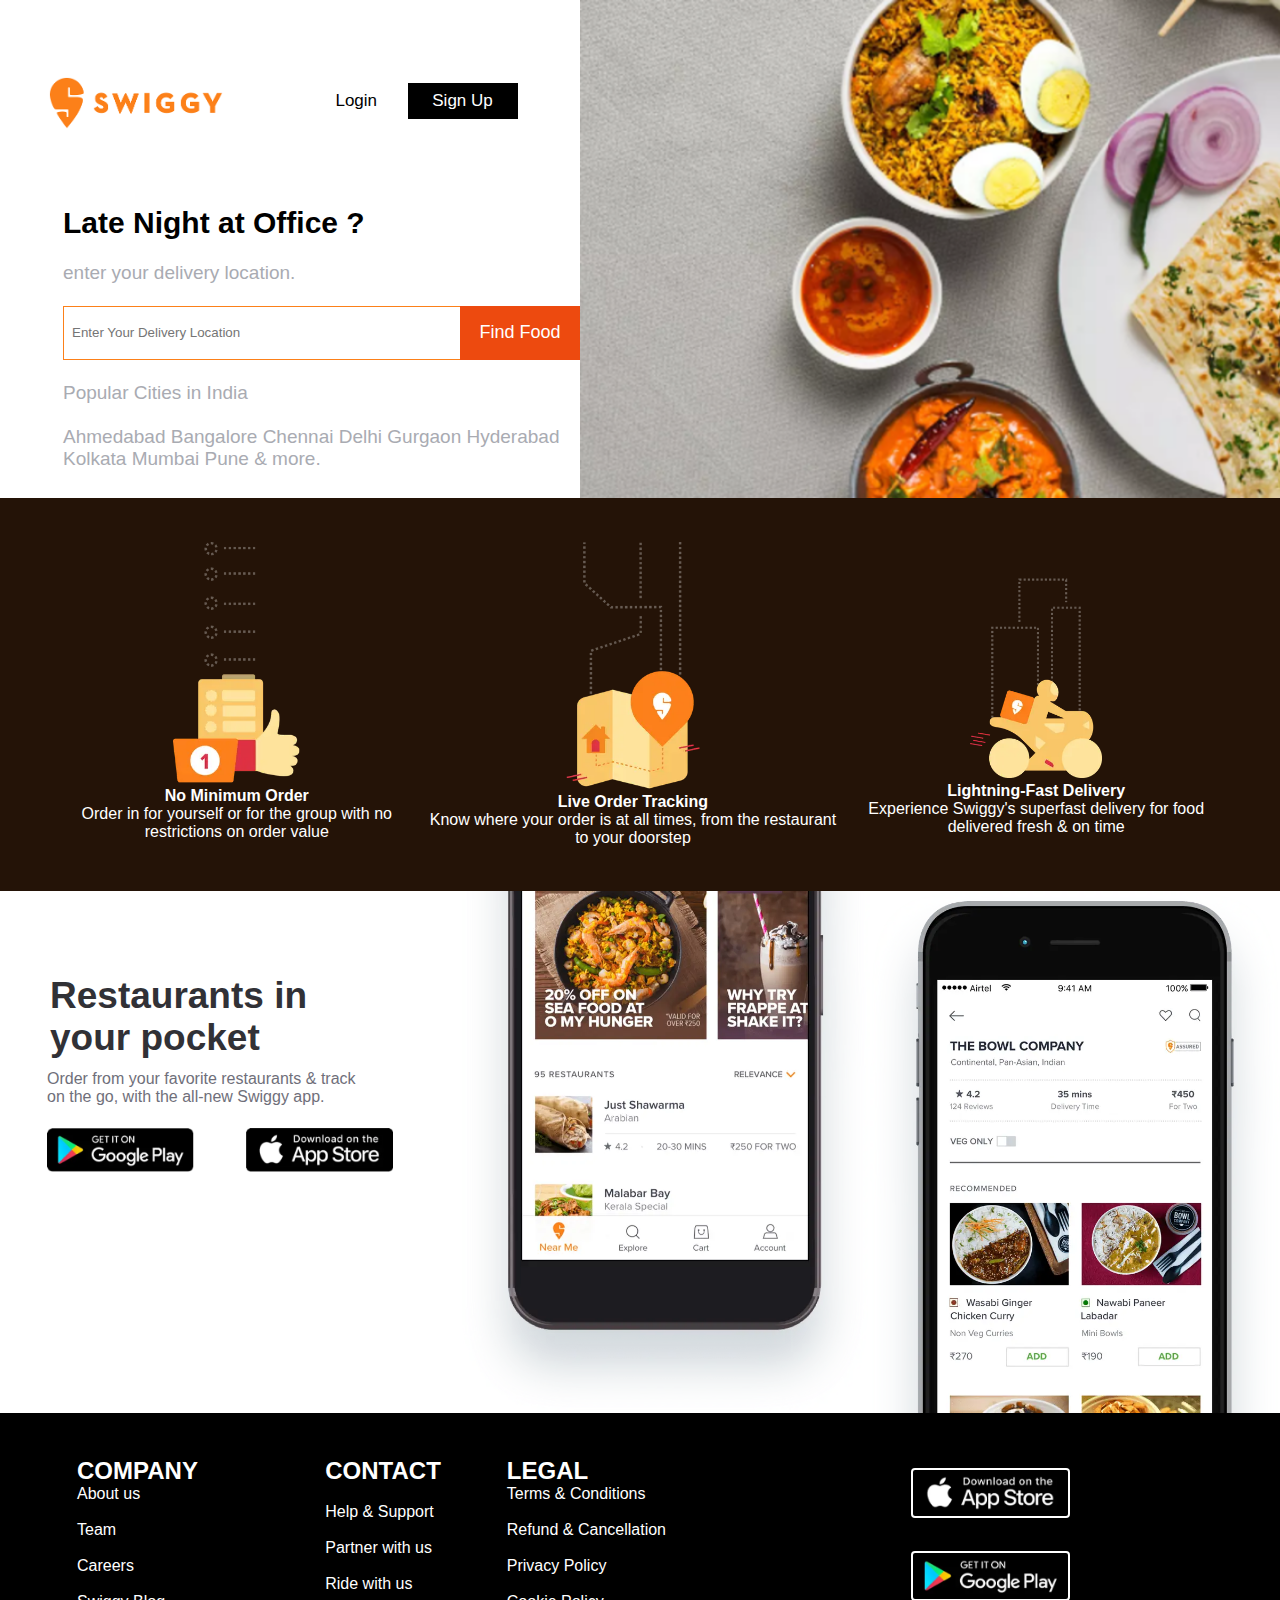
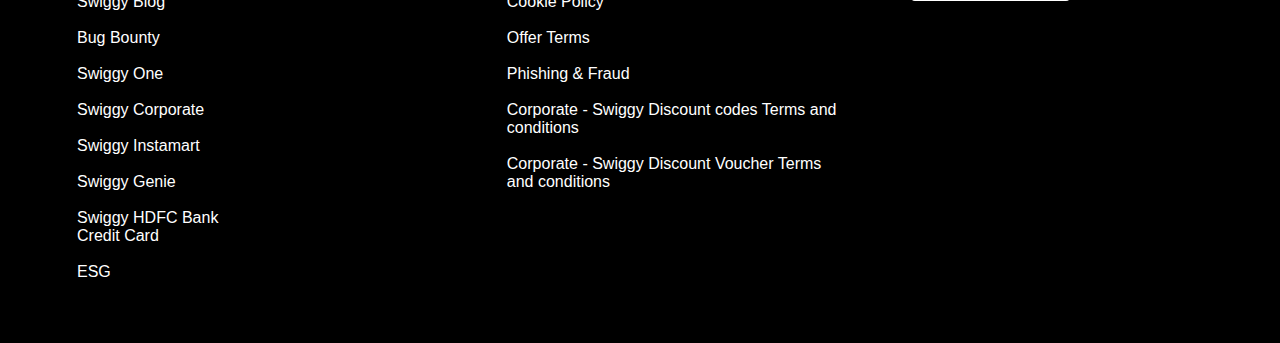
<file: index.html>
<!DOCTYPE html>
<html lang="en">
<head>
    <meta charset="UTF-8">
    <meta name="viewport" content="width=<device-width>, initial-scale=1.0">
    <title>Document</title>
    <link rel="stylesheet" href="swiggie 2.css">
   
 <body>
    <div class="main">
        <div class="left">
            <nav>
                <img src="day1/images/swiggy1.png" alt="">
                <div class="btn">
                    <button>Login </button>
                    <button class="sign">Sign Up </button>

                </div>
            </nav>

           <div class="txt">

            <h1>Late Night at Office ?</h1>
            <p>enter your delivery location.</p>
            <div class="inp">
                <input type="text" placeholder="Enter Your Delivery Location">
                <button>Find Food</button>
            </div>
            <p>Popular Cities in India</p>
            <p>Ahmedabad Bangalore Chennai Delhi Gurgaon Hyderabad Kolkata Mumbai Pune & more.</p>
           </div>

             </div>
             <img class="image1" src="day1/images/pic.png" alt="">
    </div>

    <div class="card">
        <div class="crd">
            <img src="day1/images/swiggyhandlogo.webp" alt="">
            <h4> No Minimum Order </h4>
            <p>Order in for yourself or for the group with no restrictions on order value</p>
        </div>

        <div class="crd">
            <img src="day1/images/swiggylocation.png" alt="">
            <h4>Live Order Tracking</h4>
            <p>Know where your order is at all times, from the restaurant to your doorstep</p>
        </div>

        <div class="crd">
            <br>
            <br>
            <img src="day1/images/swiggydelivery.png">
            <h4>Lightning-Fast Delivery </h4>
            <p>Experience Swiggy's superfast delivery for food delivered fresh & on time</p>
        </div>
    </div>


 <div class="rest">
    <div class="text">
        <h1>Restaurants in<br> your pocket</h1>
        <p>Order from your favorite restaurants & track <br>on the go, with the all-new Swiggy app.</p>
        <img src="day1/images/get it on google play store.png" alt="">
        <img src="day1/images/dowld on app store.png" alt="">
    </div>
    <img src="day1/images/mobile1.png" alt="">
    <img src="day1/images/mobilepic.png" alt="">
 </div>
    
 <div class="footer">
    <div class="list">
        <h2>COMPANY</h2>
        <p>About us</p><br>
        <p>Team</p><br>
        <p>Careers</p><br>
        <p>Swiggy Blog</p><br>
        <p>Bug Bounty</p><br>
        <p>Swiggy One</p><br>
        <p>Swiggy Corporate</p><br>
        <p>Swiggy Instamart</p><br>
        <p>Swiggy Genie</p><br>
        <p>Swiggy HDFC Bank Credit Card</p><br>
        <p>ESG</p><br>
    </div>

    <div class="list">
        <h2>CONTACT</h2><br>
        <p>Help & Support</p><br>
        <p>Partner with us</p><br>
        <p>Ride with us</p><br>

    </div>
    <div class="list">
        <h2>LEGAL</h2>
            <p>Terms & Conditions</p><br>
            <p>Refund & Cancellation</p><br>
            <p>Privacy Policy</p><br>
            <p>Cookie Policy</p><br>
            <p>Offer Terms</p><br>
            <p>Phishing & Fraud</p><br>
            <p>Corporate - Swiggy Discount codes Terms and conditions</p><br>
            <p>Corporate - Swiggy Discount Voucher Terms and conditions</p><br>
    </div>

    <div class="list">
        <img src="day1/images/dowld on app store.png" alt=""><br><br>
        <img src="day1/images/get it on google play store.png" alt="">



    </div>
 </div>
 </body>
 </html>
</file>
<file: swiggie 2.css>
*{
    margin: 0%;
    padding: 0%;
    font-family: 'Poppins', sans-serif;
 }
 .main{
    display: flex;
    
 }
 .main .left{
    margin-top: 77px;
 }
 .main .left nav img{
    width: 30%;
 }
 .main .left nav{
    display: flex;
    justify-content: center;
    justify-content: space-around;
 }
 .left nav .sign{
    width: 110px;
    height: 36px;
    background-color: black;
    color: white;
    border: none;
    


 }
 .image1{
    height: 498px;
    width: 967px;
 }
 .left nav button{
     color: black;
     background-color: transparent;
     border: none;
     margin-inline:13px ;
     margin-top: 6px;
     font-size: 17px;

 }
.main .main-img{
    width: 530px;
}
.main .left .txt{
    margin-left: 63px;
    margin-top: 77px;
}
.left .txt h1{
    font-size: 30px;
}
.left .txt p{
    margin-top: 22px;
    font-size: 19px;
    color:#a9abb2;
    margin-right: 8px;
}
.left .txt .inp{
    display: flex;
    margin-top: 22px;
}
.left .txt input{
    width: 380px;
    height: 36px;
    border: 1px solid #fc8019;
    border-right: none;
    padding: 8px;
     
}
.left .txt .inp button{
     width: 120px;
     background-color: rgb(237, 74, 15);
     border: none;
     font-size: 18px;
     color: white;
    
}

.card{
    display: flex;
    justify-content: center;
    justify-content: space-around;
    background-color: rgb(36, 19, 7);
    text-align: center;
    color: white;
    padding: 44px;
}


.card .crd img{
    width: 33%;
}

.rest{
    display: flex;
    justify-content: center;
    justify-content: space-around;
}
.rest img{
    width: 32%;
}
.rest .text{
    margin-top: 84px;
}
.rest .text h1{
    margin-left: 50px;
    color: rgb(49, 49, 54);
    font-size: 37px;
}
.rest .text p{
    margin-top: 11px;
    margin-left: 47px;
    color: rgb(111, 111, 122);
}
.rest .text img{
    margin-top: 22px;
    margin-left:47px ;
}
.footer{
    display: flex;
    justify-content: center;
    justify-content: space-around;
    color: white;
    background-color: black;
    padding: 44px;
}
.footer .list {
    margin-inline: 33px;
}
.footer.list.h2{
    font-size: 15px;
}
.footer .list img{
    width: 53%;
    border: 2px solid white;
    border-radius: 4px;
    margin-top: 11px;
}
</file>
